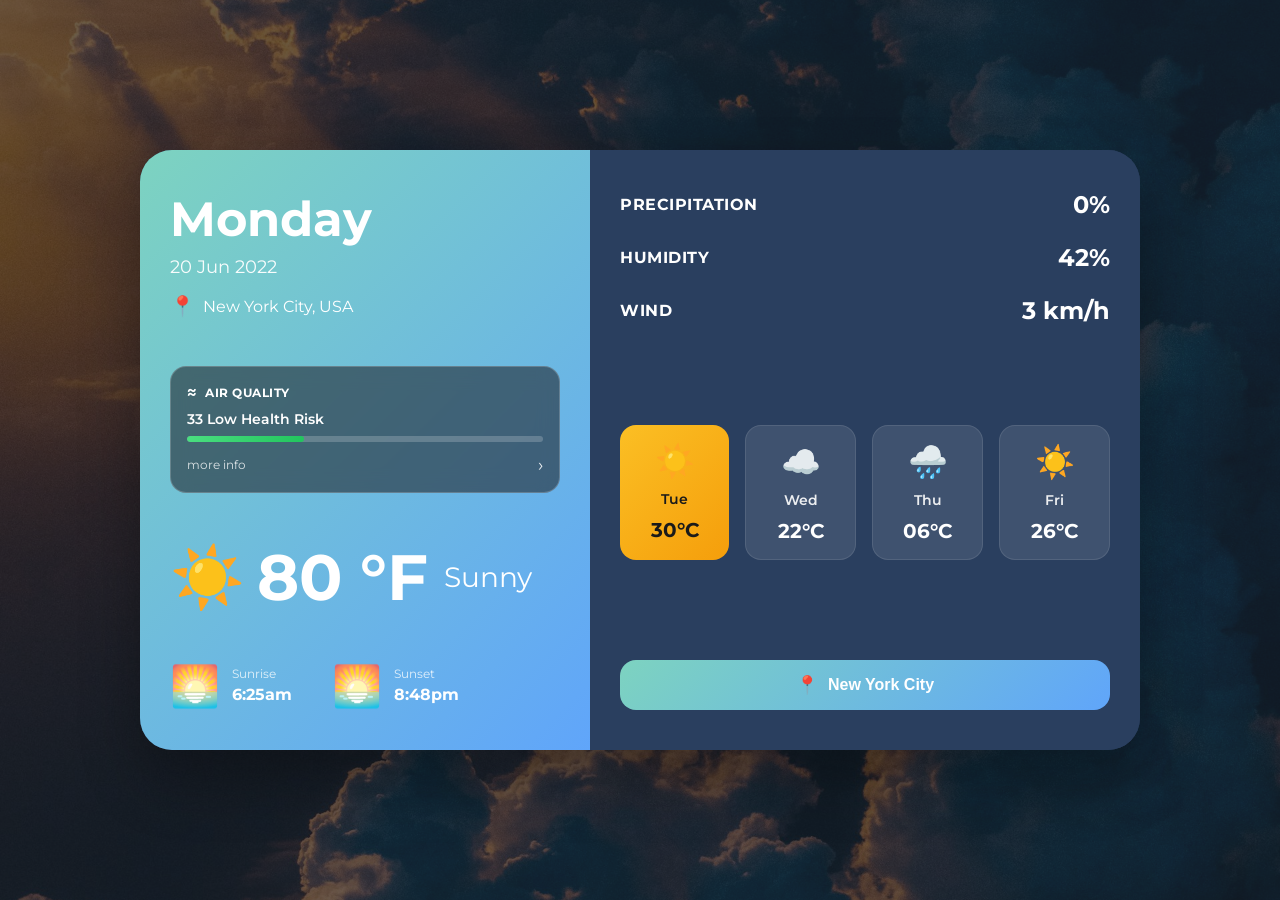
<file: index.html>
<!DOCTYPE html>
<html lang="en">
<head>
    <meta charset="UTF-8">
    <meta name="viewport" content="width=device-width, initial-scale=1.0">
    <title>Weather App</title>
    <link rel="preconnect" href="https://fonts.googleapis.com">
    <link rel="preconnect" href="https://fonts.gstatic.com" crossorigin>
    <link href="https://fonts.googleapis.com/css2?family=Montserrat:wght@400;700&display=swap" rel="stylesheet">
    <link rel="stylesheet" href="css/tokens.css">
    <link rel="stylesheet" href="css/styles.css">
</head>
<body>
    <main class="weather-app">
        <section class="hero-section">
            <header>
                <h1 class="day-title">Monday</h1>
                <p class="current-date">20 Jun 2022</p>
                <div class="location-info">
                    <span class="location-icon">📍</span>
                    <span>New York City, USA</span>
                </div>
            </header>

            <div class="air-quality-card">
                <div class="aq-header">
                    <span class="aq-icon">≈</span>
                    <span class="aq-label">AIR QUALITY</span>
                </div>
                <p class="aq-status">33 Low Health Risk</p>
                <div class="progress-bar"><div class="fill"></div></div>
                <div class="aq-footer">
                    <span class="more-info">more info</span>
                    <span class="arrow">›</span>
                </div>
            </div>

            <div class="main-weather">
                <div class="temp-display">
                    <span class="sun-icon">☀️</span>
                    <span class="main-temp">80 °F</span>
                </div>
                <p class="condition">Sunny</p>
            </div>

            <div class="sun-schedule">
                <div class="sun-item">
                    <span class="sunrise-icon">🌅</span>
                    <div>
                        <span class="label">Sunrise</span>
                        <strong>6:25am</strong>
                    </div>
                </div>
                <div class="sun-item">
                    <span class="sunset-icon">🌅</span>
                    <div>
                        <span class="label">Sunset</span>
                        <strong>8:48pm</strong>
                    </div>
                </div>
            </div>
        </section>

        <section class="side-panel">
            <div class="environmental-stats">
                <div class="stat">
                    <span class="stat-label">PRECIPITATION</span>
                    <span class="stat-value">0%</span>
                </div>
                <div class="stat">
                    <span class="stat-label">HUMIDITY</span>
                    <span class="stat-value">42%</span>
                </div>
                <div class="stat">
                    <span class="stat-label">WIND</span>
                    <span class="stat-value">3 km/h</span>
                </div>
            </div>

            <div class="forecast-row">
                <div class="day-card active">
                    <span class="weather-icon">☀️</span>
                    <p class="day-name">Tue</p>
                    <strong class="temp">30°C</strong>
                </div>
                <div class="day-card">
                    <span class="weather-icon">☁️</span>
                    <p class="day-name">Wed</p>
                    <strong class="temp">22°C</strong>
                </div>
                <div class="day-card">
                    <span class="weather-icon">🌧️</span>
                    <p class="day-name">Thu</p>
                    <strong class="temp">06°C</strong>
                </div>
                <div class="day-card">
                    <span class="weather-icon">☀️</span>
                    <p class="day-name">Fri</p>
                    <strong class="temp">26°C</strong>
                </div>
            </div>

            <button class="location-btn">
                <span class="btn-icon">📍</span>
                New York City
            </button>
        </section>
    </main>
</body>
</html>
</file>
<file: css/tokens.css>
:root {
  /* Colors - Primitive */
  --navy-blue-100: #222831;
  --navy-blue-80: rgba(34, 40, 49, 0.8);
  --white-slate-100: #FFFFFF;
  --black-coal-100: #000000;
  --orange-100: #FFB845;
  --orange-80: rgba(255, 184, 69, 0.8);
  --cyan-100: #7dd3c0;
  --blue-100: #60a5fa;
  --dark-bg: #2a3f5f;

  /* Semantic - The "Logic" tokens */
  --app-background: var(--white-slate-100);
  --font-heading-medium: var(--font-size-36);

  /* Boarders (Spelling matches your Figma screenshot) */
  --boarder-radius-8: 8px;
  --boarder-radius-16: 16px;
  --boarder-radius-32: 32px;

  /* Typography */
  --font-family-main: 'Montserrat', sans-serif;
  --font-family-montserrat: 'Montserrat', sans-serif;
  --font-size-12: 12px;
  --font-size-14: 14px;
  --font-size-24: 24px;
  --font-size-36: 36px;
  --pr-font-size-12: 12px;
  --pr-font-size-36: 36px;

  /* --- SEMANTIC TOKENS --- */
  
  /* Brand & UI */
  --bg-app: var(--navy-blue-100);
  --surface-glass: var(--navy-blue-80);
  --accent-primary: var(--orange-100);
  --pr-white: #FFFFFF;
  --pr-black: #000000;
  
  /* Functional Text */
  --text-main: var(--white-slate-100);
  --text-muted: rgba(255, 255, 255, 0.6);
  --text-dark: var(--black-coal-100);
  
  /* Component Radii */
  --radius-main-card: var(--boarder-radius-32);
  --radius-widget: var(--boarder-radius-16);
  --radius-btn: var(--boarder-radius-8);
}
</file>
<file: css/styles.css>
@import url('tokens.css');

* {
    margin: 0;
    padding: 0;
    box-sizing: border-box;
}

body {
    background-color: #1a2332;
    font-family: 'Montserrat', sans-serif;
    display: flex;
    justify-content: center;
    align-items: center;
    min-height: 100vh;
    padding: 20px;
    position: relative;
}

body::before {
    content: '';
    position: absolute;
    top: 0;
    left: 0;
    width: 100%;
    height: 100%;
    background: url('../images/weather-background.jpg') no-repeat center center fixed;
    background-size: cover;
    opacity: 0.35;
    z-index: -1;
}

.weather-app {
    display: flex;
    width: 1000px;
    height: 600px;
    background-color: #2a3f5f;
    border-radius: 32px;
    overflow: hidden;
    box-shadow: 0 30px 60px rgba(0, 0, 0, 0.3);
}

/* HERO SECTION - LEFT SIDE */
.hero-section {
    flex: 0 0 45%;
    background: linear-gradient(135deg, #7dd3c0 0%, #60a5fa 100%);
    padding: 40px 30px;
    color: white;
    display: flex;
    flex-direction: column;
    justify-content: space-between;
    position: relative;
}

/* HEADER */
header {
    display: flex;
    flex-direction: column;
    gap: 8px;
}

.day-title {
    font-size: 48px;
    font-weight: 700;
    margin: 0;
}

.current-date {
    font-size: 18px;
    font-weight: 400;
    opacity: 0.95;
}

.location-info {
    display: flex;
    align-items: center;
    gap: 8px;
    font-size: 16px;
    margin-top: 8px;
}

.location-icon {
    font-size: 20px;
}

/* AIR QUALITY CARD */
.air-quality-card {
    background: rgba(34, 40, 49, 0.6);
    backdrop-filter: blur(10px);
    border-radius: 16px;
    padding: 16px;
    border: 1px solid rgba(255, 255, 255, 0.2);
}

.aq-header {
    display: flex;
    align-items: center;
    gap: 8px;
    font-size: 12px;
    font-weight: 700;
    text-transform: uppercase;
    margin-bottom: 8px;
}

.aq-icon {
    font-size: 16px;
}

.aq-label {
    letter-spacing: 0.5px;
}

.aq-status {
    font-size: 14px;
    font-weight: 600;
    margin-bottom: 8px;
}

.progress-bar {
    height: 6px;
    background: rgba(255, 255, 255, 0.2);
    border-radius: 3px;
    overflow: hidden;
    margin-bottom: 12px;
}

.progress-bar .fill {
    width: 33%;
    height: 100%;
    background: linear-gradient(90deg, #4ade80 0%, #22c55e 100%);
    border-radius: 3px;
}

.aq-footer {
    display: flex;
    justify-content: space-between;
    align-items: center;
    font-size: 12px;
    cursor: pointer;
}

.more-info {
    opacity: 0.8;
}

.arrow {
    font-size: 18px;
    opacity: 0.9;
}

/* MAIN WEATHER */
.main-weather {
    display: flex;
    align-items: center;
    gap: 16px;
}

.temp-display {
    display: flex;
    align-items: center;
    gap: 12px;
}

.sun-icon {
    font-size: 60px;
}

.main-temp {
    font-size: 64px;
    font-weight: 700;
    line-height: 1;
}

.condition {
    font-size: 28px;
    font-weight: 400;
}

/* SUN SCHEDULE */
.sun-schedule {
    display: flex;
    gap: 40px;
}

.sun-item {
    display: flex;
    align-items: center;
    gap: 12px;
}

.sunrise-icon,
.sunset-icon {
    font-size: 40px;
}

.sun-item div {
    display: flex;
    flex-direction: column;
    gap: 4px;
}

.sun-item .label {
    font-size: 12px;
    opacity: 0.8;
}

.sun-item strong {
    font-size: 16px;
    font-weight: 700;
}

/* SIDE PANEL - RIGHT SIDE */
.side-panel {
    flex: 1;
    background: #2a3f5f;
    padding: 40px 30px;
    display: flex;
    flex-direction: column;
    justify-content: space-between;
    color: white;
}

/* ENVIRONMENTAL STATS */
.environmental-stats {
    display: flex;
    flex-direction: column;
    gap: 24px;
}

.stat {
    display: flex;
    justify-content: space-between;
    align-items: center;
}

.stat-label {
    font-size: 16px;
    font-weight: 700;
    letter-spacing: 0.5px;
    text-transform: uppercase;
}

.stat-value {
    font-size: 24px;
    font-weight: 700;
}

/* FORECAST ROW */
.forecast-row {
    display: flex;
    gap: 16px;
    margin: 30px 0;
}

.day-card {
    flex: 1;
    background: rgba(255, 255, 255, 0.1);
    border-radius: 16px;
    padding: 16px;
    text-align: center;
    display: flex;
    flex-direction: column;
    align-items: center;
    gap: 10px;
    border: 1px solid rgba(255, 255, 255, 0.1);
    transition: all 0.3s ease;
}

.day-card:hover {
    background: rgba(255, 255, 255, 0.15);
}

.day-card.active {
    background: linear-gradient(135deg, #fbbf24 0%, #f59e0b 100%);
    color: #1a1a1a;
    border: none;
}

.weather-icon {
    font-size: 32px;
}

.day-name {
    font-size: 14px;
    font-weight: 600;
    margin: 0;
    opacity: 0.9;
}

.day-card.active .day-name {
    opacity: 1;
}

.temp {
    font-size: 20px;
    font-weight: 700;
    margin: 0;
}

/* LOCATION BUTTON */
.location-btn {
    background: linear-gradient(135deg, #7dd3c0 0%, #60a5fa 100%);
    border: none;
    border-radius: 16px;
    padding: 14px 20px;
    font-size: 16px;
    font-weight: 700;
    color: white;
    cursor: pointer;
    display: flex;
    align-items: center;
    justify-content: center;
    gap: 10px;
    transition: all 0.3s ease;
}

.location-btn:hover {
    opacity: 0.9;
    transform: translateY(-2px);
}

.btn-icon {
    font-size: 18px;
}
</file>
